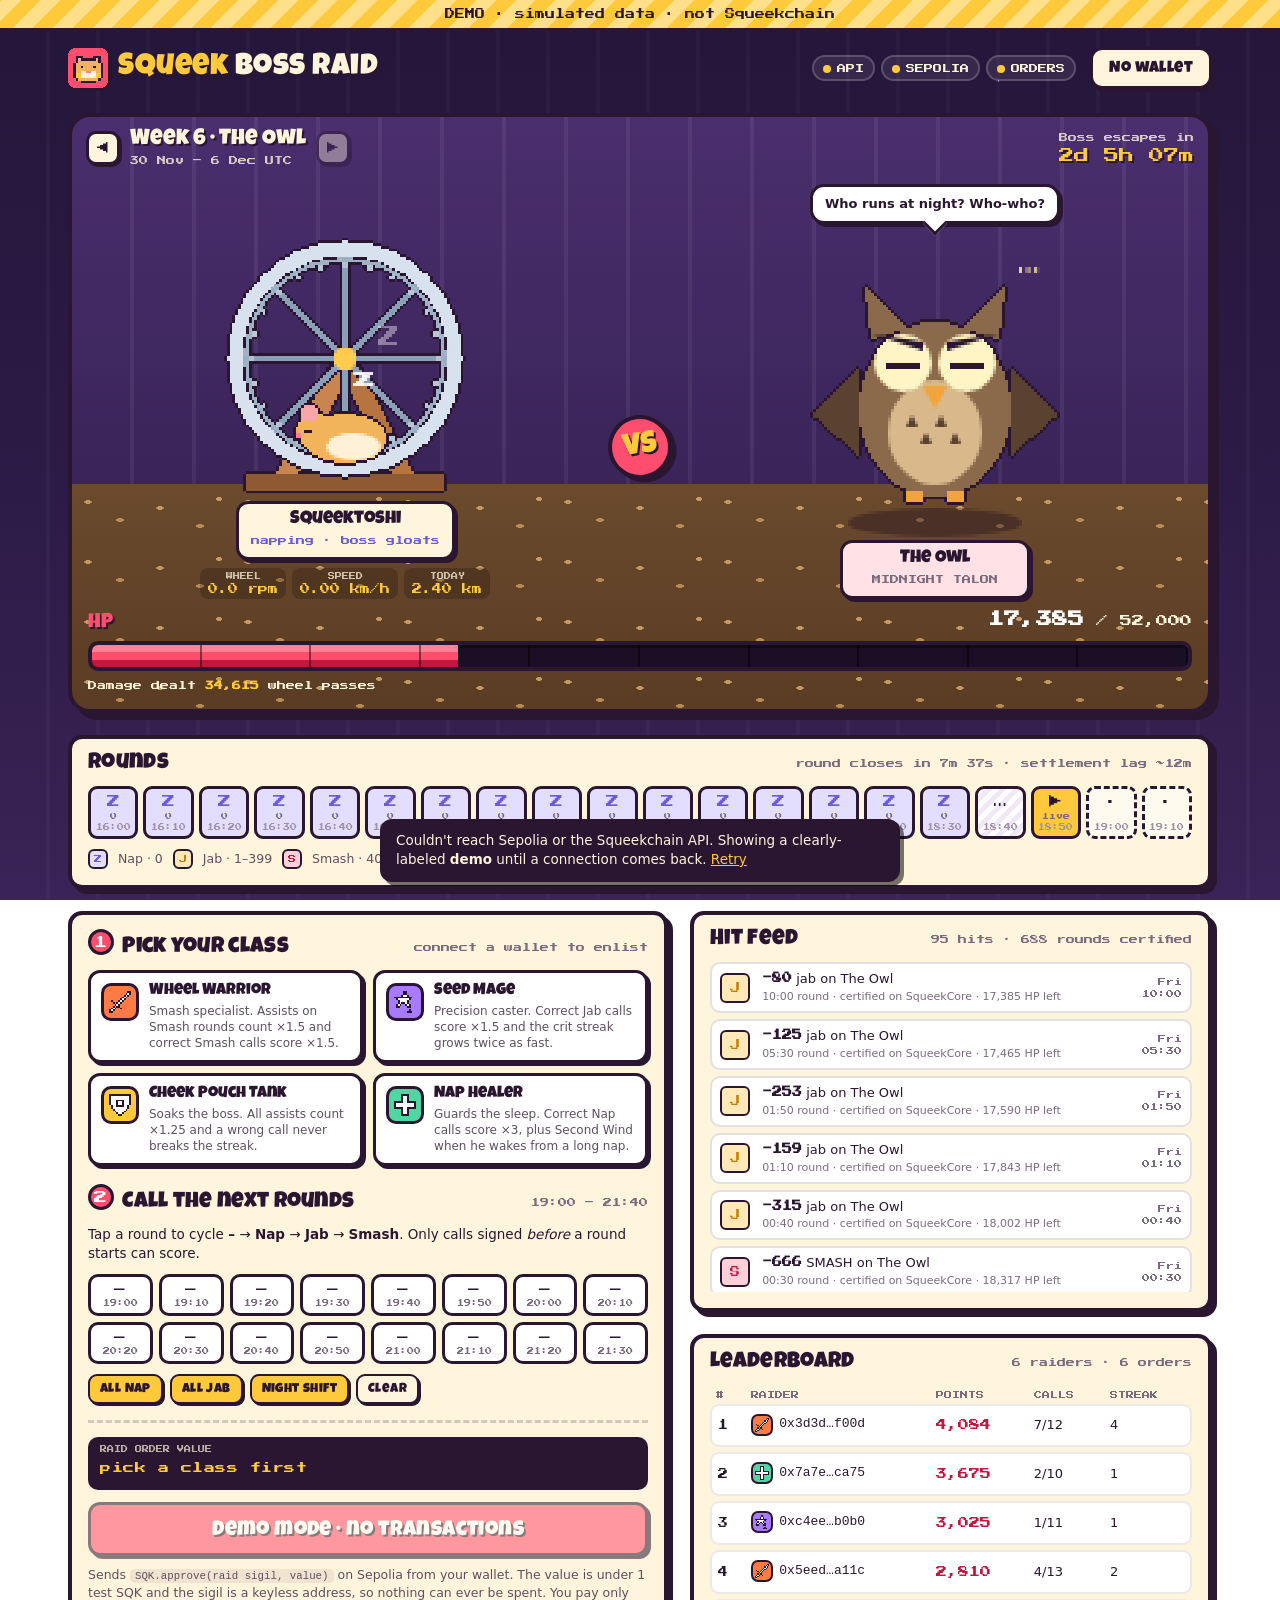
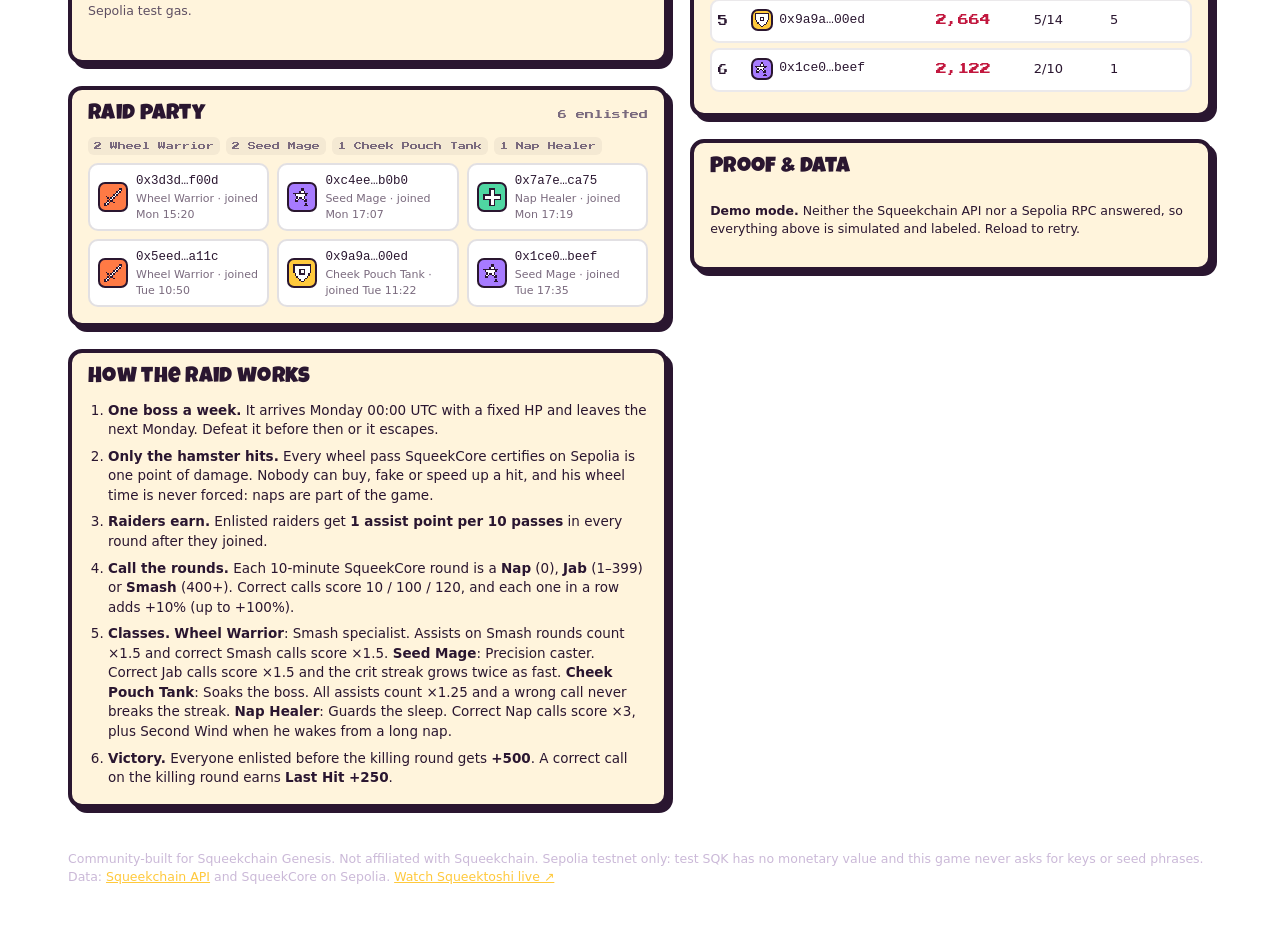
<file: index.html>
<!doctype html>
<html lang="en">
<head>
  <meta charset="utf-8">
  <meta name="viewport" content="width=device-width, initial-scale=1, viewport-fit=cover">
  <title>Squeek Boss Raid · a weekly raid powered by Squeektoshi's real wheel</title>
  <meta name="description" content="A weekly co-op boss raid on Squeekchain. The boss's HP falls only when Squeektoshi the hamster actually runs: damage is his certified wheel work from SqueekCore on Sepolia. Enlist with a class, plan your round calls, climb an on-chain leaderboard.">
  <meta name="squeekchain-project" content="9ef4b5e3-8f38-4324-aeb1-4dda51c8b551">
  <meta property="og:title" content="Squeek Boss Raid">
  <meta property="og:description" content="Weekly boss raids powered by a real hamster's wheel. Enlist on Sepolia, call the rounds, take the boss down together.">
  <meta property="og:image" content="assets/cover.png">
  <meta property="og:type" content="website">
  <meta name="twitter:card" content="summary_large_image">
  <meta name="theme-color" content="#24163a">
  <link rel="icon" href="assets/favicon.svg" type="image/svg+xml">
  <link rel="stylesheet" href="css/style.css">
</head>
<body>
  <div id="demoRibbon" class="demo-ribbon" hidden>DEMO · simulated data · not Squeekchain</div>

  <header class="topbar">
    <a class="brand" href="./" aria-label="Squeek Boss Raid home">
      <img src="assets/favicon.svg" alt="" width="40" height="40">
      <span class="brand-text"><b>Squeek</b> Boss Raid</span>
    </a>
    <div class="pills" aria-live="polite">
      <span class="pill" id="pillApi" title="Squeekchain public API (live wheel telemetry)"><i></i>API</span>
      <span class="pill" id="pillChain" title="SqueekCore on Sepolia via public RPC"><i></i>Sepolia</span>
      <span class="pill" id="pillLogs" title="Raid Orders read from SQK Approval logs"><i></i>Orders</span>
    </div>
    <button class="btn btn-wallet" id="walletBtn" type="button">Connect wallet</button>
  </header>

  <main>
    <!-- ================= ARENA ================= -->
    <section class="arena" aria-label="Raid arena">
      <div class="arena-head">
        <button class="wk-nav" id="wkPrev" type="button" aria-label="Previous week">◀</button>
        <div class="wk-label"><span id="wkName">Week –</span><small id="wkDates">–</small></div>
        <button class="wk-nav" id="wkNext" type="button" aria-label="Next week">▶</button>
        <div class="wk-clock"><small id="wkClockLabel">Boss escapes in</small><b id="wkClock">–</b></div>
      </div>

      <div class="stage" id="stage">
        <div class="fighter hamster">
          <canvas id="wheelCv" width="120" height="104" aria-label="Squeektoshi on the WHEELY9000"></canvas>
          <div class="plate">
            <b>Squeektoshi</b>
            <span id="wheelState" class="wheel-state">checking the wheel…</span>
          </div>
          <dl class="mini">
            <div><dt>Wheel</dt><dd id="statRpm">–</dd></div>
            <div><dt>Speed</dt><dd id="statSpeed">–</dd></div>
            <div><dt>Today</dt><dd id="statDist">–</dd></div>
          </dl>
        </div>

        <div class="vs" aria-hidden="true"><span>VS</span></div>

        <div class="fighter boss">
          <div class="taunt" id="bossTaunt">…</div>
          <canvas id="bossCv" width="110" height="110" aria-label="This week's boss"></canvas>
          <div class="plate boss-plate">
            <b id="bossName">–</b>
            <span id="bossTitle">–</span>
          </div>
        </div>
        <div id="fx" class="fx" aria-hidden="true"></div>
        <div id="banner" class="banner" hidden></div>
      </div>

      <div class="hp">
        <div class="hp-top">
          <span class="hp-label">HP</span>
          <span class="hp-num"><b id="hpLeft">–</b> / <span id="hpMax">–</span></span>
        </div>
        <div class="hp-bar" role="progressbar" aria-label="Boss HP" id="hpBar" aria-valuemin="0">
          <div class="hp-fill" id="hpFill"></div>
          <div class="hp-ghost" id="hpGhost" title="Work the wheel has counted that SqueekCore has not settled yet"></div>
          <div class="hp-ticks"></div>
        </div>
        <div class="hp-foot">
          <span>Damage dealt <b id="dmgDone">–</b> wheel passes</span>
          <span id="ghostNote" class="muted"></span>
        </div>
      </div>
    </section>

    <!-- ================= ROUNDS ================= -->
    <section class="rounds card" aria-label="Ten-minute rounds">
      <div class="card-h">
        <h2>Rounds</h2>
        <span class="muted" id="roundClock">–</span>
      </div>
      <div class="strip" id="strip"></div>
      <div class="legend">
        <span class="o o1">Z</span> Nap · 0
        <span class="o o2">J</span> Jab · 1–399
        <span class="o o3">S</span> Smash · 400+
        <span class="o opend">…</span> settling
      </div>
    </section>

    <div class="grid">
      <div class="col">
      <!-- ================= ENLIST + PLAN ================= -->
      <section class="card join" id="joinCard" aria-label="Enlist and plan">
        <div class="card-h"><h2><span class="step">1</span> Pick your class</h2><span class="muted" id="myStatus">not enlisted</span></div>
        <div class="classes" id="classes" role="radiogroup" aria-label="Class"></div>

        <div class="card-h sub"><h2><span class="step">2</span> Call the next rounds</h2><span class="muted" id="planWindow">–</span></div>
        <p class="hint">Tap a round to cycle <b>–</b> → <b>Nap</b> → <b>Jab</b> → <b>Smash</b>. Only calls signed <em>before</em> a round starts can score.</p>
        <div class="plan" id="plan"></div>
        <div class="plan-tools">
          <button class="btn btn-sm" type="button" data-fill="1">All Nap</button>
          <button class="btn btn-sm" type="button" data-fill="2">All Jab</button>
          <button class="btn btn-sm" type="button" data-fill="pattern">Night shift</button>
          <button class="btn btn-sm btn-ghost" type="button" data-fill="0">Clear</button>
        </div>

        <div class="order">
          <div class="order-code" title="The uint256 your Raid Order writes on-chain">
            <small>Raid Order value</small>
            <code id="orderCode">–</code>
          </div>
          <button class="btn btn-big" id="orderBtn" type="button">Connect wallet to enlist</button>
          <p class="hint small" id="orderHint">Sends <code>SQK.approve(raid sigil, value)</code> on Sepolia from your wallet. The value is under 1 test SQK and the sigil is a keyless address, so nothing can ever be spent. You pay only Sepolia test gas.</p>
          <p class="tx-status" id="txStatus" aria-live="polite"></p>
        </div>
      </section>

      <!-- ================= ROSTER ================= -->
      <section class="card roster" aria-label="Raid party">
        <div class="card-h"><h2>Raid party</h2><span class="muted" id="rosterMeta"></span></div>
        <div class="party" id="party"></div>
      </section>

      <!-- ================= RULES ================= -->
      <section class="card rules" aria-label="How the raid works">
        <div class="card-h"><h2>How the raid works</h2></div>
        <ol class="rules-list">
          <li><b>One boss a week.</b> It arrives Monday 00:00 UTC with a fixed HP and leaves the next Monday. Defeat it before then or it escapes.</li>
          <li><b>Only the hamster hits.</b> Every wheel pass SqueekCore certifies on Sepolia is one point of damage. Nobody can buy, fake or speed up a hit, and his wheel time is never forced: naps are part of the game.</li>
          <li><b>Raiders earn.</b> Enlisted raiders get <b>1 assist point per 10 passes</b> in every round after they joined.</li>
          <li><b>Call the rounds.</b> Each 10-minute SqueekCore round is a <b>Nap</b> (0), <b>Jab</b> (1–399) or <b>Smash</b> (400+). Correct calls score 10 / 100 / 120, and each one in a row adds +10% (up to +100%).</li>
          <li><b>Classes.</b> <span id="classRules"></span></li>
          <li><b>Victory.</b> Everyone enlisted before the killing round gets <b>+500</b>. A correct call on the killing round earns <b>Last Hit +250</b>.</li>
        </ol>
      </section>
      </div>
      <div class="col">
      <!-- ================= FEED ================= -->
      <section class="card feed" aria-label="Hit feed">
        <div class="card-h"><h2>Hit feed</h2><span class="muted" id="feedCount"></span></div>
        <ol class="feed-list" id="feed"></ol>
      </section>

      <!-- ================= LEADERBOARD ================= -->
      <section class="card board" aria-label="Leaderboard">
        <div class="card-h"><h2>Leaderboard</h2><span class="muted" id="boardMeta"></span></div>
        <div class="table-wrap">
          <table class="lb">
            <thead><tr><th>#</th><th>Raider</th><th>Points</th><th title="Correct calls / calls">Calls</th><th title="Best crit streak">Streak</th></tr></thead>
            <tbody id="board"></tbody>
          </table>
        </div>
        <p class="empty" id="boardEmpty">No raiders yet this week. Be the first.</p>
      </section>

      <!-- ================= PROOF ================= -->
      <section class="card proof" aria-label="Proof and data sources">
        <div class="card-h"><h2>Proof &amp; data</h2></div>
        <div id="proof" class="proof-body"></div>
      </section>
      </div>
    </div>
  </main>

  <footer class="foot">
    <p>Community-built for Squeekchain Genesis. Not affiliated with Squeekchain. Sepolia testnet only: test SQK has no monetary value and this game never asks for keys or seed phrases.
      Data: <a href="https://docs.squeekchain.com/developers/api/" target="_blank" rel="noopener">Squeekchain API</a> and SqueekCore on Sepolia.
      <a href="https://sepolia.squeekchain.com/#stream-game" target="_blank" rel="noopener">Watch Squeektoshi live ↗</a></p>
  </footer>

  <script src="js/vendor/ethers.umd.min.js" integrity="sha384-6Zl0Pc8zjSz8KvmNeXRvUQgY4ryFb+BwDvKCmLYcBME0joAaru491tQgi9B7zsMM" crossorigin="anonymous"></script>
  <script src="js/config.js"></script>
  <script src="js/game.js"></script>
  <script src="js/chain.js"></script>
  <script src="js/art.js"></script>
  <script src="js/demo.js"></script>
  <script src="js/app.js"></script>
</body>
</html>
</file>
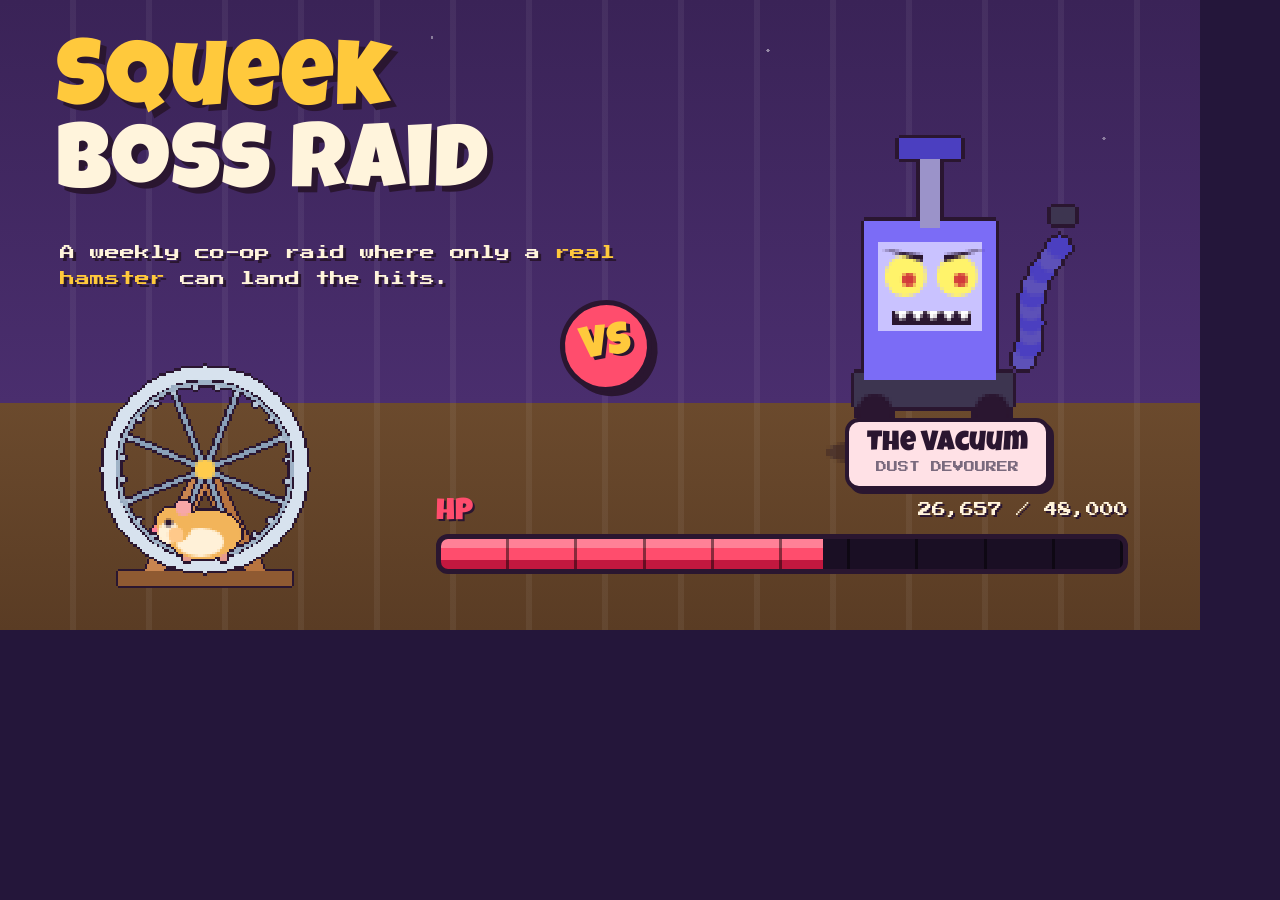
<file: tools/cover.html>
<!doctype html>
<html lang="en">
<head>
<meta charset="utf-8">
<title>cover</title>
<!-- Renders assets/cover.png (1200x630). Open via a local server and screenshot the #cover element. -->
<link rel="stylesheet" href="../css/style.css">
<style>
  html, body { margin: 0; background: #24163a; }
  #cover {
    width: 1200px; height: 630px; position: relative; overflow: hidden; border: 0;
    background:
      radial-gradient(3px 3px at 8% 14%, #fff9 50%, transparent 51%),
      radial-gradient(3px 3px at 64% 8%, #fff7 50%, transparent 51%),
      radial-gradient(3px 3px at 92% 22%, #fff6 50%, transparent 51%),
      radial-gradient(3px 3px at 36% 6%, #fff6 50%, transparent 51%),
      repeating-linear-gradient(90deg, transparent 0 70px, #ffffff0e 70px 76px),
      linear-gradient(180deg, #3a2357 0%, #4a2e6e 64%, #6b4a2d 64%, #5a3c24 100%);
  }
  .t1 { position: absolute; left: 56px; top: 44px; font: 92px/0.9 "Luckiest Guy", sans-serif; color: #fff4dc; text-shadow: 6px 6px 0 #2a1630; letter-spacing: 1px; }
  .t1 b { color: #ffc93c; font-weight: normal; display: block; }
  .t2 { position: absolute; left: 60px; top: 240px; width: 560px; font: 15px/1.75 "Press Start 2P", monospace; color: #fff4dc; text-shadow: 3px 3px 0 #2a1630; }
  .t2 em { color: #ffc93c; font-style: normal; }
  #wheel { position: absolute; left: 60px; bottom: 30px; width: 290px; height: 251px; }
  #boss { position: absolute; right: 80px; bottom: 150px; width: 380px; height: 380px; }
  .bossplate { position: absolute; right: 150px; bottom: 140px; background: #ffe1e6; border: 4px solid #2a1630; border-radius: 14px; box-shadow: 4px 4px 0 #2a1630; padding: 8px 18px 6px; text-align: center; }
  .bossplate b { font: 28px/1 "Luckiest Guy", sans-serif; display: block; }
  .bossplate span { font: 11px/1.8 "Press Start 2P", monospace; color: #7a6a7e; }
  .vs { position: absolute; left: 560px; top: 300px; width: 92px; height: 92px; display: grid; place-items: center; background: #ff4d6d; border: 5px solid #2a1630; border-radius: 50%; box-shadow: 5px 5px 0 #2a1630; font: 44px/1 "Luckiest Guy"; color: #ffc93c; text-shadow: 3px 3px 0 #2a1630; transform: rotate(-8deg); }
  .hp { position: absolute; left: 420px; right: 56px; bottom: 40px; }
  .hp .bar { height: 40px; background: #1a0f24; border: 5px solid #2a1630; border-radius: 12px; overflow: hidden; position: relative; }
  .hp .fill { position: absolute; inset: 0 44% 0 0; background: linear-gradient(180deg, #ff8197 0 30%, #ff4d6d 30% 70%, #c2183f 70%); }
  .hp .ticks { position: absolute; inset: 0; background: repeating-linear-gradient(90deg, transparent 0 calc(10% - 3px), #0007 calc(10% - 3px) 10%); }
  .hp .lab { display: flex; justify-content: space-between; font: 14px/1 "Press Start 2P", monospace; color: #fff4dc; margin-bottom: 10px; text-shadow: 2px 2px 0 #2a1630; }
  .hp .lab b { font: 30px/0.7 "Luckiest Guy"; color: #ff4d6d; }
  .chips { position: absolute; left: 60px; top: 360px; display: flex; gap: 8px; }
  .chips span { width: 46px; height: 46px; display: grid; place-items: center; border: 4px solid #2a1630; border-radius: 10px; font: 16px/1 "Press Start 2P"; box-shadow: 3px 3px 0 #2a1630; }
  .k1 { background: #e3defe; color: #6a5bd6; } .k2 { background: #ffe9b8; color: #c27d00; } .k3 { background: #ffd0d8; color: #c2183f; }
</style>
</head>
<body>
<div id="cover">
  <div class="t1"><b>Squeek</b>Boss Raid</div>
  <div class="t2">A weekly co-op raid where only a <em>real hamster</em> can land the hits.</div>
    <canvas id="wheel" width="120" height="104"></canvas>
  <div class="vs">VS</div>
  <canvas id="boss" width="110" height="110"></canvas>
  <div class="bossplate"><b>The Vacuum</b><span>DUST DEVOURER</span></div>
  <div class="hp"><div class="lab"><b>HP</b><span>26,657 / 48,000</span></div><div class="bar"><div class="fill"></div><div class="ticks"></div></div></div>
</div>
<script src="../js/config.js"></script>
<script src="../js/art.js"></script>
<script>
  document.fonts.ready.then(() => {
    const boss = SBR_CONFIG.bosses[1];
    SBR_ART.drawWheel(document.getElementById("wheel"), { t: 420, angle: 0.4, mode: "run", pouch: 0.6 });
    SBR_ART.drawBoss(document.getElementById("boss"), boss, { t: 2600, mode: "idle", flash: 0, shake: 0 });
    document.body.dataset.ready = "1";
  });
</script>
</body>
</html>
</file>
<file: css/style.css>
/* Squeek Boss Raid · chunky night-cage cartoon style */
@font-face { font-family: "Luckiest Guy"; src: url("../assets/fonts/LuckiestGuy-Regular.ttf") format("truetype"); font-display: swap; }
@font-face { font-family: "Press Start 2P"; src: url("../assets/fonts/PressStart2P-Regular.ttf") format("truetype"); font-display: swap; }

:root {
  --ink: #2a1630;
  --night: #24163a;
  --night2: #33204f;
  --paper: #fff4dc;
  --paper2: #ffe8bd;
  --seed: #ffc93c;
  --cheek: #f2b45a;
  --hp: #ff4d6d;
  --hp2: #c2183f;
  --mint: #4fd6a2;
  --sky: #59b8f0;
  --violet: #a77bff;
  --muted: #7a6a7e;
  --r: 14px;
  --sh: 5px 5px 0 var(--ink);
  --pix: "Press Start 2P", ui-monospace, monospace;
  --disp: "Luckiest Guy", "Arial Rounded MT Bold", system-ui, sans-serif;
}
* { box-sizing: border-box; }
html { -webkit-text-size-adjust: 100%; }
body {
  margin: 0; color: var(--ink);
  font: 15px/1.45 ui-rounded, "Nunito", "Segoe UI", system-ui, -apple-system, sans-serif;
  background:
    radial-gradient(2px 2px at 12% 18%, #fff8 50%, transparent 51%),
    radial-gradient(2px 2px at 78% 9%, #fff6 50%, transparent 51%),
    radial-gradient(2px 2px at 44% 30%, #fff5 50%, transparent 51%),
    radial-gradient(2px 2px at 90% 40%, #fff5 50%, transparent 51%),
    radial-gradient(2px 2px at 6% 62%, #fff4 50%, transparent 51%),
    repeating-linear-gradient(90deg, transparent 0 46px, #ffffff07 46px 50px),
    linear-gradient(180deg, var(--night) 0%, #2d1b47 55%, #3a2356 100%);
  background-attachment: fixed;
  min-height: 100vh;
}
a { color: inherit; }
code { font-family: ui-monospace, SFMono-Regular, Menlo, monospace; font-size: .86em; background: #2a163012; padding: 1px 5px; border-radius: 5px; word-break: break-all; }
.muted { color: var(--muted); }
canvas { image-rendering: pixelated; image-rendering: crisp-edges; display: block; }
[hidden] { display: none !important; }

/* ---------- top bar ---------- */
.topbar {
  display: flex; align-items: center; gap: 14px; flex-wrap: wrap;
  max-width: 1180px; margin: 0 auto; padding: 16px 18px 8px;
}
.brand { display: flex; align-items: center; gap: 10px; text-decoration: none; color: var(--paper); margin-right: auto; }
.brand img { filter: drop-shadow(3px 3px 0 var(--ink)); }
.brand-text { font: 30px/1 var(--disp); letter-spacing: .5px; text-shadow: 3px 3px 0 var(--ink); }
.brand-text b { color: var(--seed); font-weight: normal; }
.pills { display: flex; gap: 6px; flex-wrap: wrap; }
.pill {
  font: 9px/1 var(--pix); color: var(--paper); background: #ffffff14; border: 2px solid #ffffff30;
  padding: 7px 9px 6px; border-radius: 99px; display: inline-flex; align-items: center; gap: 6px; text-transform: uppercase;
}
.pill i { width: 8px; height: 8px; border-radius: 50%; background: #8b7d95; display: inline-block; }
.pill.ok i { background: var(--mint); box-shadow: 0 0 6px var(--mint); }
.pill.warn i { background: var(--seed); }
.pill.bad i { background: var(--hp); }

.btn {
  font: 16px/1 var(--disp); letter-spacing: .4px; color: var(--ink); background: var(--seed);
  border: 3px solid var(--ink); border-radius: 12px; padding: 11px 16px 9px; cursor: pointer;
  box-shadow: 3px 3px 0 var(--ink); transition: transform .06s, box-shadow .06s; touch-action: manipulation;
}
.btn:hover { transform: translate(-1px, -1px); box-shadow: 4px 4px 0 var(--ink); }
.btn:active { transform: translate(2px, 2px); box-shadow: 1px 1px 0 var(--ink); }
.btn:disabled { opacity: .55; cursor: not-allowed; transform: none; box-shadow: 3px 3px 0 var(--ink); }
.btn-wallet { background: var(--paper); }
.btn-wallet.connected { background: var(--mint); }
.btn-wallet.wrong { background: var(--hp); color: #fff; }
.btn-sm { font-size: 13px; padding: 7px 10px 6px; border-width: 2px; border-radius: 9px; box-shadow: 2px 2px 0 var(--ink); }
.btn-ghost { background: var(--paper); }
.btn-big { width: 100%; font-size: 21px; padding: 15px 16px 12px; background: var(--hp); color: #fff; text-shadow: 2px 2px 0 var(--ink); }

main { max-width: 1180px; margin: 0 auto; padding: 8px 18px 30px; }

/* ---------- arena ---------- */
.arena {
  position: relative; margin-top: 8px;
  background: linear-gradient(180deg, #4a2e6e 0%, #3a2458 62%, #6b4a2d 62%, #5a3c24 100%);
  border: 4px solid var(--ink); border-radius: 22px; box-shadow: 7px 7px 0 var(--ink);
  overflow: hidden;
}
.arena::before { /* cage bars */
  content: ""; position: absolute; inset: 0 0 38% 0; pointer-events: none;
  background: repeating-linear-gradient(90deg, transparent 0 58px, #ffffff10 58px 62px);
}
.arena::after { /* bedding */
  content: ""; position: absolute; left: 0; right: 0; bottom: 0; height: 38%; pointer-events: none;
  background:
    radial-gradient(6px 3px at 10% 30%, #c49a62 60%, transparent 62%),
    radial-gradient(7px 3px at 30% 60%, #b98a52 60%, transparent 62%),
    radial-gradient(6px 3px at 55% 40%, #c49a62 60%, transparent 62%),
    radial-gradient(7px 3px at 80% 70%, #b98a52 60%, transparent 62%),
    radial-gradient(5px 3px at 92% 25%, #c49a62 60%, transparent 62%);
  background-size: 160px 60px;
}
.arena-head {
  position: relative; z-index: 2; display: flex; align-items: center; gap: 10px;
  padding: 12px 14px; color: var(--paper);
}
.wk-nav {
  font: 12px/1 var(--pix); width: 34px; height: 34px; border-radius: 10px; border: 3px solid var(--ink);
  background: var(--paper); color: var(--ink); cursor: pointer; box-shadow: 2px 2px 0 var(--ink);
}
.wk-nav:disabled { opacity: .4; cursor: default; }
.wk-label { display: flex; flex-direction: column; line-height: 1.1; }
.wk-label span { font: 22px/1 var(--disp); text-shadow: 2px 2px 0 var(--ink); }
.wk-label small { font: 9px/1.5 var(--pix); opacity: .8; margin-top: 3px; }
.wk-clock { margin-left: auto; text-align: right; display: flex; flex-direction: column; align-items: flex-end; }
.wk-clock small { font: 9px/1.3 var(--pix); opacity: .8; }
.wk-clock b { font: 15px/1.2 var(--pix); color: var(--seed); text-shadow: 2px 2px 0 var(--ink); margin-top: 3px; }

.stage {
  position: relative; z-index: 1; display: grid; grid-template-columns: 1fr auto 1fr; align-items: end;
  gap: 8px; padding: 4px 18px 6px; min-height: 330px;
}
.fighter { display: flex; flex-direction: column; align-items: center; position: relative; }
#wheelCv { width: min(330px, 100%); height: auto; aspect-ratio: 120 / 104; }
#bossCv { width: min(320px, 100%); height: auto; aspect-ratio: 1; }
.plate {
  background: var(--paper); border: 3px solid var(--ink); border-radius: 12px; box-shadow: 3px 3px 0 var(--ink);
  padding: 6px 12px 5px; text-align: center; margin-top: -6px; min-width: 190px; position: relative; z-index: 2;
}
.plate b { font: 18px/1.1 var(--disp); display: block; }
.plate span { font: 9px/1.6 var(--pix); color: var(--muted); }
.boss-plate { background: #ffe1e6; }
.wheel-state.run { color: #1f9e6d; }
.wheel-state.sleep { color: #6a5bd6; }
.wheel-state.off { color: var(--hp2); }
.mini { display: flex; gap: 6px; margin: 8px 0 0; }
.mini div { background: #00000033; border-radius: 8px; padding: 5px 8px; text-align: center; color: var(--paper); }
.mini dt { font: 7px/1 var(--pix); opacity: .75; text-transform: uppercase; }
.mini dd { margin: 4px 0 0; font: 10px/1 var(--pix); color: var(--seed); white-space: nowrap; }
.vs span {
  display: grid; place-items: center; width: 64px; height: 64px; margin-bottom: 120px;
  font: 30px/1 var(--disp); color: var(--seed); background: var(--hp); border: 4px solid var(--ink); border-radius: 50%;
  box-shadow: 4px 4px 0 var(--ink); text-shadow: 2px 2px 0 var(--ink); transform: rotate(-8deg);
}
.taunt {
  position: relative; background: #fff; border: 3px solid var(--ink); border-radius: 14px; padding: 8px 12px;
  font-size: 13px; font-weight: 700; max-width: 260px; text-align: center; box-shadow: 3px 3px 0 var(--ink);
  margin-bottom: 2px;
}
.taunt::after {
  content: ""; position: absolute; left: 50%; bottom: -11px; width: 14px; height: 14px; background: #fff;
  border-right: 3px solid var(--ink); border-bottom: 3px solid var(--ink); transform: translateX(-50%) rotate(45deg);
}
.fx { position: absolute; inset: 0; pointer-events: none; z-index: 5; overflow: hidden; }
.seed {
  position: absolute; width: 10px; height: 14px; background: var(--seed); border: 2px solid var(--ink); border-radius: 50% 50% 45% 45%;
}
.dmg {
  position: absolute; font: 18px/1 var(--pix); color: #fff; text-shadow: 3px 3px 0 var(--hp2), -2px -2px 0 var(--ink), 2px -2px 0 var(--ink), -2px 2px 0 var(--ink);
  white-space: nowrap;
}
.dmg.live { color: var(--seed); font-size: 12px; text-shadow: 2px 2px 0 var(--ink); }
.dmg.crit { font-size: 24px; }
.banner {
  position: absolute; inset: 0; z-index: 6; display: grid; place-content: center; text-align: center; gap: 10px;
  background: radial-gradient(circle at center, #24163acc 0%, #24163a99 60%, transparent 100%);
  color: var(--paper); padding: 20px;
}
.banner h3 { margin: 0; font: clamp(36px, 7vw, 64px)/1 var(--disp); color: var(--seed); text-shadow: 4px 4px 0 var(--ink); }
.banner.escaped h3 { color: var(--hp); }
.banner p { margin: 0; font: 11px/1.7 var(--pix); }
.banner .btn { justify-self: center; }

.hp { position: relative; z-index: 2; padding: 6px 16px 16px; color: var(--paper); }
.hp-top, .hp-foot { display: flex; justify-content: space-between; align-items: baseline; gap: 10px; flex-wrap: wrap; }
.hp-label { font: 20px/1 var(--disp); color: var(--hp); text-shadow: 2px 2px 0 var(--ink); }
.hp-num { font: 12px/1 var(--pix); }
.hp-num b { color: #fff; font-size: 16px; }
.hp-bar {
  position: relative; height: 30px; margin: 8px 0; background: #1a0f24; border: 4px solid var(--ink); border-radius: 10px;
  overflow: hidden; box-shadow: inset 0 3px 0 #0006;
}
.hp-fill {
  position: absolute; left: 0; top: 0; bottom: 0; width: 100%;
  background: linear-gradient(180deg, #ff8197 0 30%, var(--hp) 30% 70%, var(--hp2) 70%);
  transition: width .9s cubic-bezier(.3, 1.4, .5, 1);
}
.hp-ghost {
  position: absolute; top: 0; bottom: 0; width: 0;
  background: repeating-linear-gradient(-45deg, #ffe08a 0 6px, #ffc93c 6px 12px); opacity: .85;
}
.hp-ticks { position: absolute; inset: 0; background: repeating-linear-gradient(90deg, transparent 0 calc(10% - 2px), #0007 calc(10% - 2px) 10%); }
.hp-foot { font: 9px/1.6 var(--pix); }
.hp-foot b { color: var(--seed); }
.hp-foot .muted { color: #cbb9d8; }
.hp-bar.hit { animation: hpjolt .35s; }
@keyframes hpjolt { 0%, 100% { transform: none; } 25% { transform: translateX(-4px); } 60% { transform: translateX(3px); } }

/* ---------- cards ---------- */
.card {
  background: var(--paper); border: 4px solid var(--ink); border-radius: var(--r); box-shadow: var(--sh);
  padding: 14px 16px 16px; min-width: 0;
}
.card-h { display: flex; align-items: baseline; justify-content: space-between; gap: 10px; flex-wrap: wrap; margin-bottom: 10px; }
.card-h.sub { margin-top: 18px; }
.card h2 { margin: 0; font: 22px/1.05 var(--disp); letter-spacing: .3px; }
.card-h .muted { font: 9px/1.5 var(--pix); }
.step {
  display: inline-grid; place-items: center; width: 26px; height: 26px; border-radius: 50%; background: var(--hp); color: #fff;
  border: 3px solid var(--ink); font: 13px/1 var(--pix); margin-right: 4px; vertical-align: 3px;
}
.hint { margin: 0 0 10px; font-size: 13.5px; }
.hint.small { font-size: 12.5px; color: #5e4f62; margin-top: 10px; }
.rounds { margin-top: 22px; }
.strip { display: grid; grid-template-columns: repeat(20, minmax(0, 1fr)); gap: 5px; }
.chip {
  border: 3px solid var(--ink); border-radius: 9px; background: #fff; text-align: center; padding: 6px 0 5px; min-width: 0;
  position: relative;
}
.chip .ic { font: 13px/1 var(--pix); display: block; }
.chip .w { font: 7px/1 var(--pix); display: block; margin-top: 5px; color: var(--muted); overflow: hidden; }
.chip .tm { font: 7px/1 var(--pix); display: block; margin-top: 4px; color: #a091a6; }
.chip.k1 { background: #e3defe; } .chip.k1 .ic { color: #6a5bd6; }
.chip.k2 { background: #ffe9b8; } .chip.k2 .ic { color: #c27d00; }
.chip.k3 { background: #ffd0d8; } .chip.k3 .ic { color: var(--hp2); }
.chip.pend { background: repeating-linear-gradient(-45deg, #fff 0 5px, #f1e8f6 5px 10px); }
.chip.now { background: var(--seed); animation: pulse 1.6s infinite; }
.chip.fut { background: #ffffff80; border-style: dashed; }
.chip.mine::after { content: ""; position: absolute; top: -6px; right: -6px; width: 12px; height: 12px; background: var(--mint); border: 2px solid var(--ink); border-radius: 50%; }
@keyframes pulse { 50% { transform: translateY(-2px); box-shadow: 0 3px 0 var(--ink); } }
.legend { margin-top: 10px; font-size: 12.5px; display: flex; gap: 6px 10px; align-items: center; flex-wrap: wrap; color: #5e4f62; }
.o { display: inline-grid; place-items: center; width: 20px; height: 20px; border: 2px solid var(--ink); border-radius: 6px; font: 8px/1 var(--pix); }
.o1 { background: #e3defe; color: #6a5bd6; } .o2 { background: #ffe9b8; color: #c27d00; } .o3 { background: #ffd0d8; color: var(--hp2); }
.opend { background: #f1e8f6; }

.grid { display: grid; grid-template-columns: 1.15fr 1fr; gap: 22px; margin-top: 22px; align-items: start; }
.col { display: flex; flex-direction: column; gap: 22px; min-width: 0; }

.classes { display: grid; grid-template-columns: repeat(2, minmax(0, 1fr)); gap: 10px; }
.cls {
  text-align: left; border: 3px solid var(--ink); border-radius: 12px; background: #fff; padding: 10px 10px 9px; cursor: pointer;
  box-shadow: 3px 3px 0 var(--ink); display: grid; grid-template-columns: 38px 1fr; gap: 2px 10px; align-items: start; font: inherit; color: inherit;
}
.cls:hover { transform: translate(-1px, -1px); }
.cls[aria-checked="true"] { background: var(--paper2); outline: 3px solid var(--hp); outline-offset: 2px; }
.cls:disabled { cursor: default; opacity: .6; }
.cls .badge { grid-row: span 2; width: 38px; height: 38px; display: grid; place-items: center; border: 3px solid var(--ink); border-radius: 10px; }
.cls b { font: 16px/1.1 var(--disp); }
.cls small { font-size: 12px; line-height: 1.35; color: #5e4f62; }

.plan { display: grid; grid-template-columns: repeat(8, minmax(0, 1fr)); gap: 6px; }
.slot {
  border: 3px solid var(--ink); border-radius: 10px; background: #fff; padding: 7px 0 6px; cursor: pointer; font: inherit; color: inherit;
  display: flex; flex-direction: column; align-items: center; gap: 4px; min-width: 0; touch-action: manipulation;
}
.slot .tm { font: 7px/1 var(--pix); color: var(--muted); }
.slot .ic { font: 12px/1 var(--pix); }
.slot.p1 { background: #e3defe; } .slot.p1 .ic { color: #6a5bd6; }
.slot.p2 { background: #ffe9b8; } .slot.p2 .ic { color: #c27d00; }
.slot.p3 { background: #ffd0d8; } .slot.p3 .ic { color: var(--hp2); }
.slot.chain { box-shadow: inset 0 -4px 0 var(--mint); }
.slot:disabled { opacity: .35; cursor: not-allowed; }
.plan-tools { display: flex; gap: 7px; flex-wrap: wrap; margin-top: 10px; }
.order { margin-top: 16px; border-top: 3px dashed #2a163033; padding-top: 14px; }
.order-code { background: var(--ink); color: var(--paper); border-radius: 10px; padding: 9px 12px; margin-bottom: 12px; }
.order-code small { font: 7px/1 var(--pix); opacity: .7; display: block; margin-bottom: 6px; text-transform: uppercase; }
.order-code code { background: none; color: var(--seed); font: 11px/1.5 var(--pix); padding: 0; letter-spacing: .5px; }
.order-code code i { font-style: normal; color: #fff; }
.tx-status { margin: 8px 0 0; font-size: 13px; min-height: 1em; }
.tx-status.err { color: var(--hp2); font-weight: 700; }
.tx-status.ok { color: #1f8a5f; font-weight: 700; }

.feed-list { list-style: none; margin: 0; padding: 0; max-height: 330px; overflow: auto; display: flex; flex-direction: column; gap: 6px; }
.feed-list li { display: grid; grid-template-columns: 34px 1fr auto; gap: 8px; align-items: center; background: #fff; border: 2px solid #2a163022; border-radius: 10px; padding: 6px 8px; font-size: 13px; }
.feed-list li .o { width: 30px; height: 30px; font-size: 10px; }
.feed-list li b { font-family: var(--pix); font-size: 10px; }
.feed-list li small { color: var(--muted); font-size: 11px; display: block; }
.feed-list li .t { font: 8px/1.5 var(--pix); color: var(--muted); text-align: right; }
.feed-list li.sys { background: #e8f8f0; }
.feed-list li.live { background: #fff7e0; }
.feed-list li.kill { background: var(--seed); }

.table-wrap { overflow-x: auto; }
.lb { width: 100%; border-collapse: separate; border-spacing: 0 5px; font-size: 13px; }
.lb th { font: 8px/1 var(--pix); text-align: left; color: var(--muted); padding: 0 6px; text-transform: uppercase; }
.lb td { background: #fff; padding: 8px 6px; border-top: 2px solid #2a163018; border-bottom: 2px solid #2a163018; white-space: nowrap; }
.lb td:first-child { border-left: 2px solid #2a163018; border-radius: 9px 0 0 9px; font: 10px/1 var(--pix); }
.lb td:last-child { border-right: 2px solid #2a163018; border-radius: 0 9px 9px 0; }
.lb td.pts { font: 11px/1 var(--pix); color: var(--hp2); }
.lb tr.me td { background: #e5fbef; }
.lb .who { display: inline-flex; align-items: center; gap: 6px; }
.lb .who a { text-decoration: none; font-family: ui-monospace, Menlo, monospace; }
.tag { display: inline-block; font: 7px/1 var(--pix); padding: 3px 4px; border-radius: 5px; background: var(--seed); border: 2px solid var(--ink); margin-left: 3px; vertical-align: 1px; }
.cicon { display: inline-grid; place-items: center; width: 22px; height: 22px; border: 2px solid var(--ink); border-radius: 7px; font-size: 12px; }
.empty { margin: 6px 0 0; font-size: 13px; color: var(--muted); }

.party { display: grid; grid-template-columns: repeat(auto-fill, minmax(150px, 1fr)); gap: 8px; }
.party .who { display: flex; gap: 8px; align-items: center; background: #fff; border: 2px solid #2a163022; border-radius: 10px; padding: 7px 8px; font-size: 12.5px; min-width: 0; }
.party .who div { min-width: 0; }
.party .who a { font-family: ui-monospace, Menlo, monospace; text-decoration: none; display: block; overflow: hidden; text-overflow: ellipsis; }
.party .who small { color: var(--muted); font-size: 11px; display: block; }
.party .cicon { width: 30px; height: 30px; font-size: 16px; flex: none; }
.party-sum { grid-column: 1 / -1; display: flex; gap: 6px; flex-wrap: wrap; font: 8px/1.6 var(--pix); color: var(--muted); }
.party-sum span { background: #2a16300d; border-radius: 6px; padding: 3px 6px; }
.party .empty { grid-column: 1 / -1; }
.cicon svg, .badge svg { display: block; }

.rules-list { margin: 0; padding-left: 20px; font-size: 13.5px; display: grid; gap: 7px; }
.proof-body { font-size: 12.5px; display: grid; gap: 8px; }
.proof-body dl { margin: 0; display: grid; grid-template-columns: max-content 1fr; gap: 4px 10px; }
.proof-body dt { font: 8px/1.9 var(--pix); color: var(--muted); text-transform: uppercase; }
.proof-body dd { margin: 0; min-width: 0; overflow-wrap: anywhere; }
.proof-body .dep { background: #fff; border: 2px solid #2a163022; border-radius: 10px; padding: 8px 10px; }
.proof-body .dep.active { border-color: var(--mint); box-shadow: 0 0 0 2px #4fd6a244; }
.proof-body .dep h4 { margin: 0 0 6px; font: 15px/1 var(--disp); }

.foot { max-width: 1180px; margin: 0 auto; padding: 0 18px 40px; color: #cbb9d8; font-size: 12.5px; }
.foot a { color: var(--seed); }

.demo-ribbon {
  position: sticky; top: 0; z-index: 50; text-align: center; font: 10px/1 var(--pix); padding: 9px; color: var(--ink);
  background: repeating-linear-gradient(-45deg, var(--seed) 0 14px, #ffe08a 14px 28px); border-bottom: 3px solid var(--ink);
}

.toast {
  position: fixed; left: 50%; bottom: 18px; transform: translateX(-50%); z-index: 60; max-width: min(520px, calc(100% - 24px));
  background: var(--ink); color: var(--paper); border-radius: 12px; padding: 12px 16px; font-size: 13.5px; box-shadow: 4px 4px 0 #0008;
}
.toast a { color: var(--seed); }

/* ---------- responsive ---------- */
@media (max-width: 920px) {
  .grid { grid-template-columns: 1fr; }
  .col { display: contents; }
  .join { order: 1; } .feed { order: 2; } .board { order: 3; } .roster { order: 4; } .rules { order: 5; } .proof { order: 6; }
  .grid { display: flex; flex-direction: column; }
  .strip { grid-template-columns: repeat(10, minmax(0, 1fr)); }
}
@media (max-width: 640px) {
  body { font-size: 14px; }
  .topbar { padding: 12px 12px 4px; gap: 10px; }
  .brand-text { font-size: 21px; }
  .brand img { width: 32px; height: 32px; }
  .btn-wallet { font-size: 13px; padding: 8px 10px 7px; }
  .strip .chip:nth-child(-n+10) { display: none; }
  .pills { order: 3; width: 100%; }
  main { padding: 6px 10px 24px; }
  .stage { grid-template-columns: 1fr 1fr; padding: 0 8px 4px; min-height: 0; gap: 4px; }
  .vs { display: none; }
  .plate { min-width: 0; width: 100%; padding: 5px 6px 4px; }
  .plate b { font-size: 15px; }
  .plate span { font-size: 7px; }
  .mini { flex-wrap: wrap; justify-content: center; gap: 4px; }
  .mini div { padding: 4px 6px; }
  .mini dd { font-size: 8px; }
  .taunt { font-size: 11px; padding: 6px 8px; }
  .arena-head { flex-wrap: wrap; padding: 10px; }
  .wk-label span { font-size: 18px; }
  .wk-clock { width: 100%; flex-direction: row; justify-content: space-between; align-items: baseline; margin: 0; }
  .wk-clock b { font-size: 12px; }
  .classes { grid-template-columns: 1fr; }
  .plan { grid-template-columns: repeat(4, minmax(0, 1fr)); }
  .strip { grid-template-columns: repeat(5, minmax(0, 1fr)); }
  .card { padding: 12px; }
  .hp-foot { font-size: 8px; }
  .dmg { font-size: 14px; }
}
@media (prefers-reduced-motion: reduce) {
  .chip.now, .hp-bar.hit { animation: none; }
  .hp-fill { transition: none; }
}
</file>
